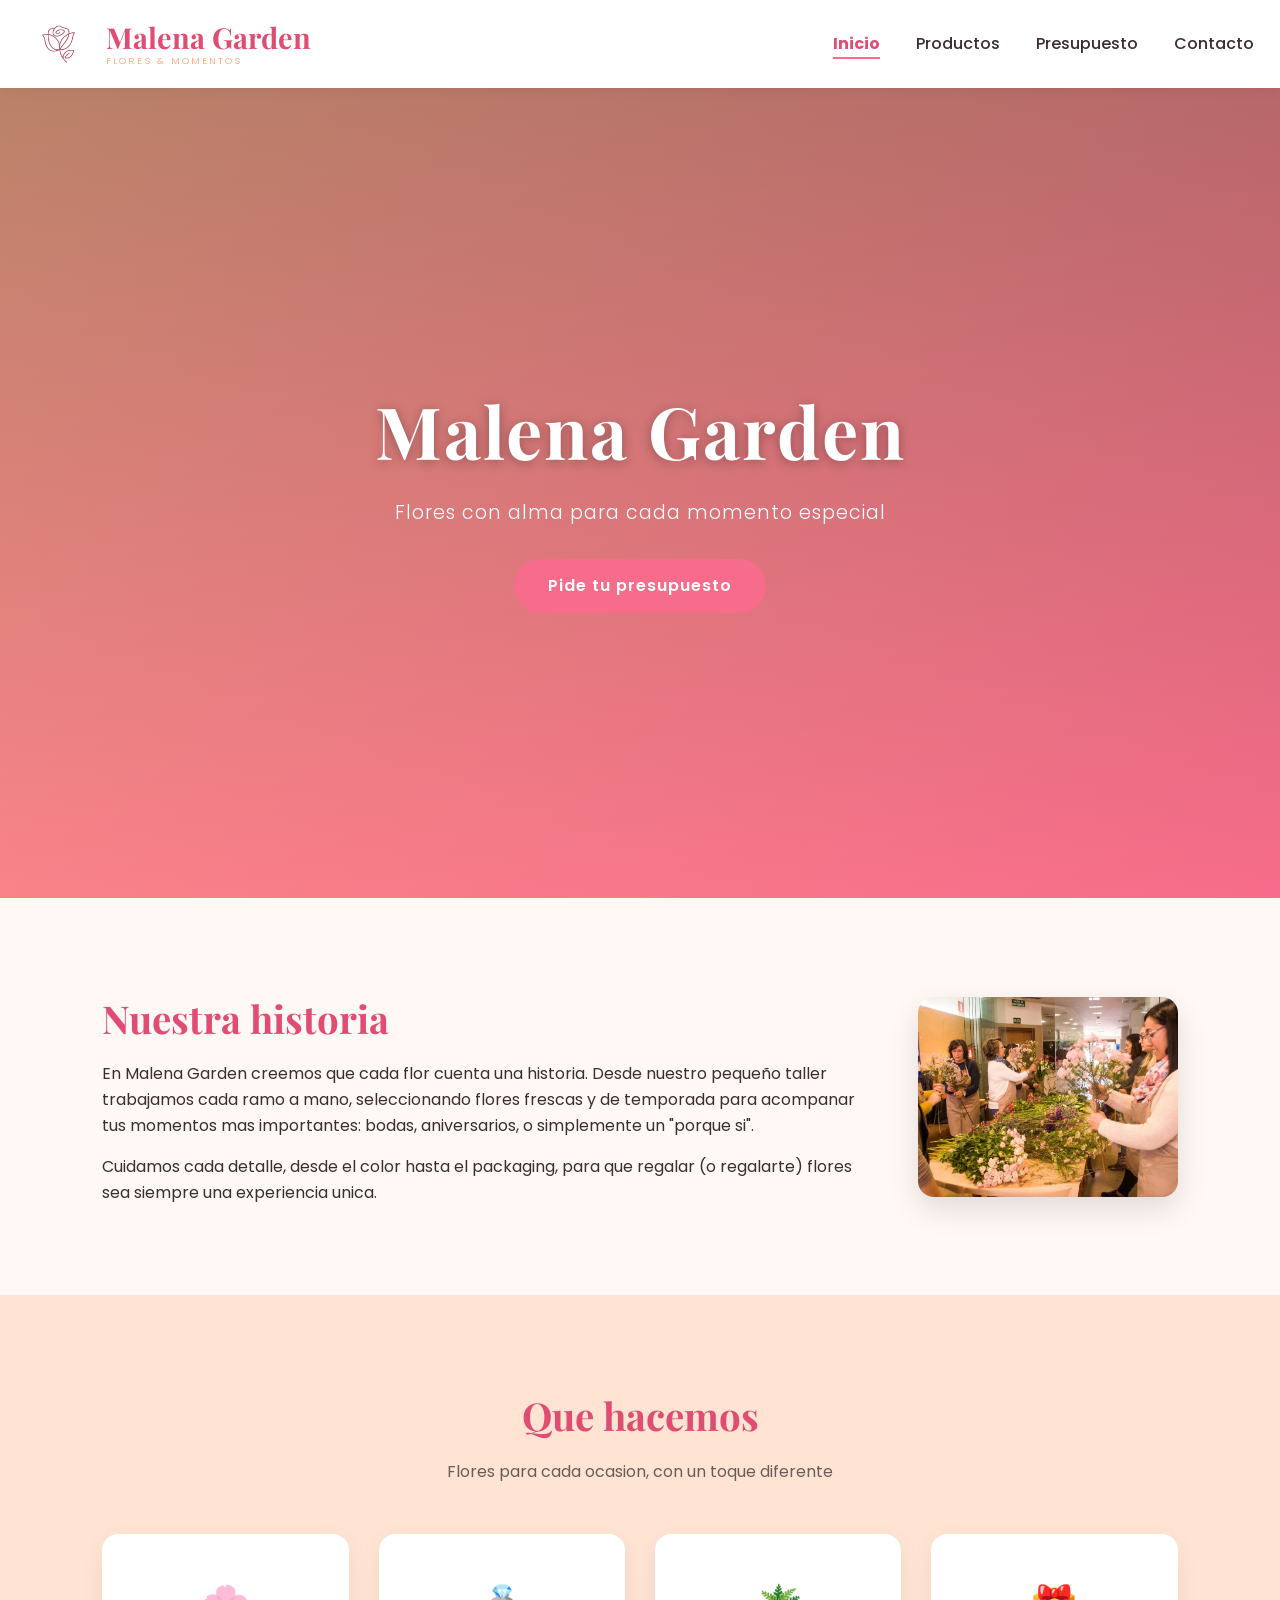
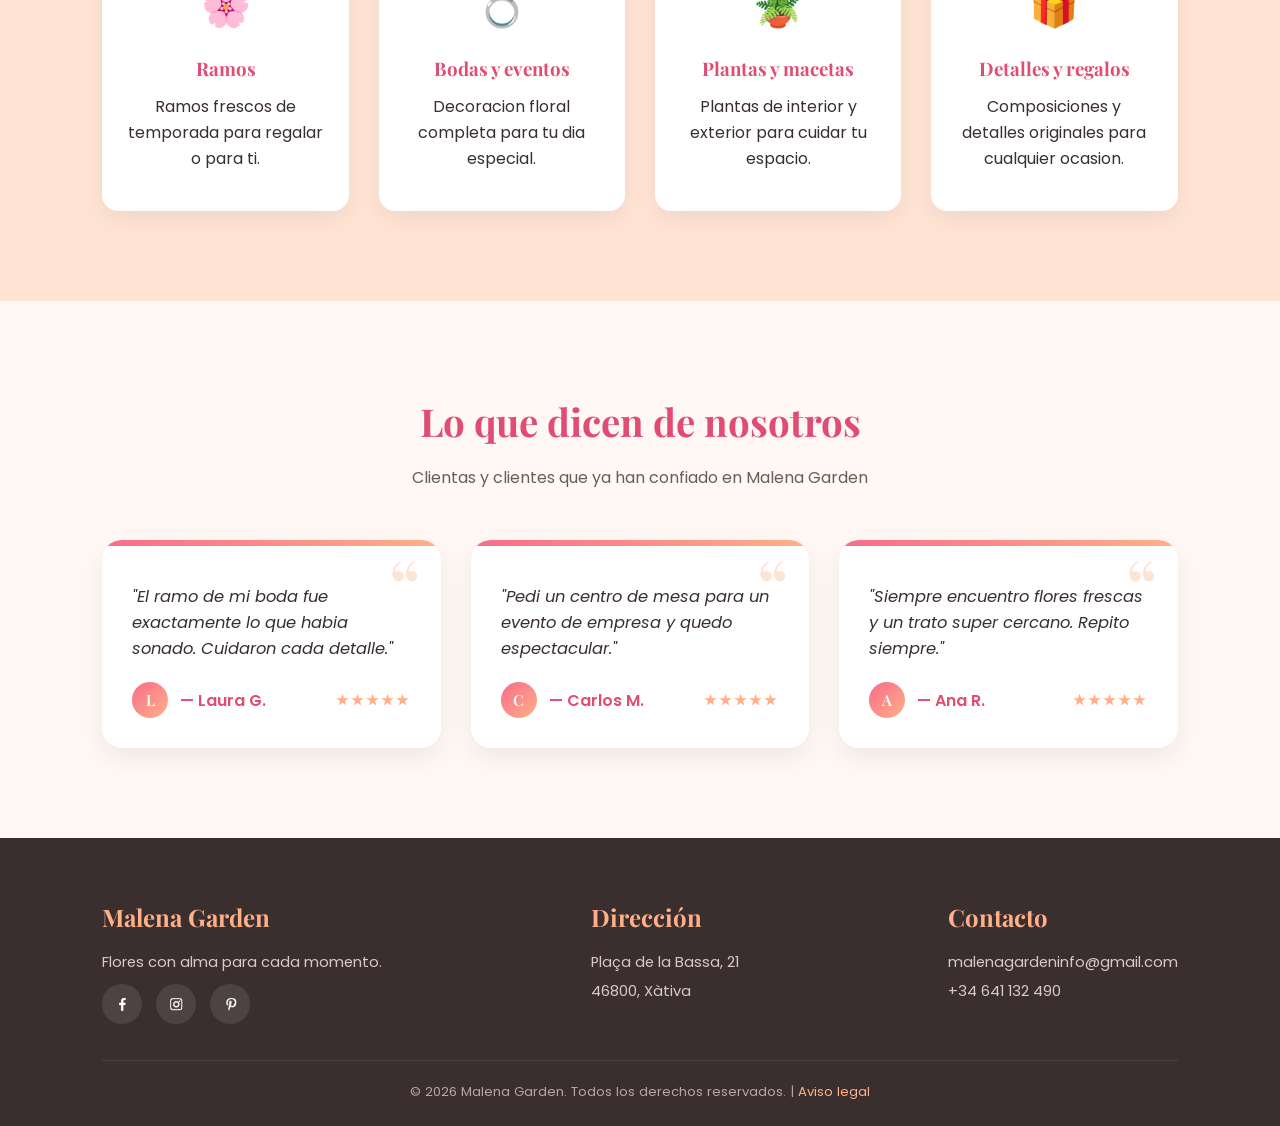
<file: index.html>
<!DOCTYPE html>
<html lang="es">
<head>
  <meta charset="UTF-8">
  <meta name="viewport" content="width=device-width, initial-scale=1.0">
  <title>Malena Garden | Flores con alma</title>
  <meta name="description" content="Malena, floristeria online: ramos, bodas, eventos y detalles con flores frescas.">

  <!-- Tipografias -->
  <link rel="preconnect" href="https://fonts.googleapis.com">
  <link href="https://fonts.googleapis.com/css2?family=Playfair+Display:wght@700&family=Poppins:wght@300;400;500;600;700&display=swap" rel="stylesheet">

  <!-- Hoja de estilos -->
  <link rel="stylesheet" href="css/style.css">
</head>
<body>

  <!-- =============== CABECERA =============== -->
  <header class="cabecera">
    <div class="logo">
      <img src="images/logo.png" alt="Logotipo Malena Garden" width="500" height="500">
      <div class="texto-logo">Malena Garden<span>flores &amp; momentos</span></div>
    </div>
    <nav class="menu-principal">
      <ul>
        <li><a href="index.html" class="activo">Inicio</a></li>
        <li><a href="views/productos.html">Productos</a></li>
        <li><a href="views/presupuesto.html">Presupuesto</a></li>
        <li><a href="views/contacto.html">Contacto</a></li>
      </ul>
    </nav>
  </header>

  <div class="hero-slider">

    <div class="slide"></div>
    <div class="slide"></div>
    <div class="slide"></div>
    <div class="hero-overlay"></div>

    <div class="hero-contenido">
      <h1>Malena Garden</h1>
      <p>Flores con alma para cada momento especial</p>
      <a href="views/presupuesto.html" class="boton-cta">Pide tu presupuesto</a>
    </div>
  </div>

  <!-- =============== SECCION 1: SOBRE NOSOTROS =============== -->
  <div id="sobre-nosotros" class="seccion">
    <div class="sobre-nosotros">
      <div class="texto">
        <h2 class="titulo-seccion alineado-izquierda">Nuestra historia</h2>
        <p>
          En Malena Garden creemos que cada flor cuenta una historia. Desde nuestro
          pequeño taller trabajamos cada ramo a mano, seleccionando flores
          frescas y de temporada para acompanar tus momentos mas importantes:
          bodas, aniversarios, o simplemente un "porque si".
        </p>
        <p>
          Cuidamos cada detalle, desde el color hasta el packaging, para que
          regalar (o regalarte) flores sea siempre una experiencia unica.
        </p>
      </div>

      <div class="imagen">
        <img src="images/sobre-nosotros.jpg" alt="Taller floral de Malena Garden" width="1024" height="680">
      </div>

    </div>
  </div>

  <!-- =============== SECCION 2: SERVICIOS =============== -->
  <section id="servicios" class="seccion seccion-alterna">
    <h2 class="titulo-seccion">Que hacemos</h2>
    <p class="subtitulo-seccion">Flores para cada ocasion, con un toque diferente</p>

    <div class="grid-servicios">
      <div class="tarjeta">
        <div class="icono">🌸</div>
        <h3>Ramos</h3>
        <p>Ramos frescos de temporada para regalar o para ti.</p>
      </div>
      <div class="tarjeta">
        <div class="icono">💍</div>
        <h3>Bodas y eventos</h3>
        <p>Decoracion floral completa para tu dia especial.</p>
      </div>
      <div class="tarjeta">
        <div class="icono">🪴</div>
        <h3>Plantas y macetas</h3>
        <p>Plantas de interior y exterior para cuidar tu espacio.</p>
      </div>
      <div class="tarjeta">
        <div class="icono">🎁</div>
        <h3>Detalles y regalos</h3>
        <p>Composiciones y detalles originales para cualquier ocasion.</p>
      </div>
    </div>
  </section>

  <!-- =============== SECCION 3: RESEÑAS =============== -->
  <section id="testimonios" class="seccion">
    <h2 class="titulo-seccion">Lo que dicen de nosotros</h2>
    <p class="subtitulo-seccion">Clientas y clientes que ya han confiado en Malena Garden</p>

    <div class="grid-testimonios">
      <div class="testimonio">
        <p class="frase">"El ramo de mi boda fue exactamente lo que habia sonado. Cuidaron cada detalle."</p>
        <p class="autor" data-inicial="L">— Laura G.</p>
      </div>
      <div class="testimonio">
        <p class="frase">"Pedi un centro de mesa para un evento de empresa y quedo espectacular."</p>
        <p class="autor" data-inicial="C">— Carlos M.</p>
      </div>
      <div class="testimonio">
        <p class="frase">"Siempre encuentro flores frescas y un trato super cercano. Repito siempre."</p>
        <p class="autor" data-inicial="A">— Ana R.</p>
      </div>
    </div>
  </section>

  <!-- =============== PIE DE PAGINA =============== -->
  <footer class="pie-pagina">
    <div class="pie-contenido">
      <div class="pie-columna">
        <h2>Malena Garden</h2>
        <p>Flores con alma para cada momento.</p>
        <div class="redes-sociales">
          <a href="https://facebook.com" target="_blank" rel="noopener" aria-label="Facebook">
            <img src="images/icono-facebook.png" alt="Facebook" width="276" height="262">
          </a>
          <a href="https://instagram.com" target="_blank" rel="noopener" aria-label="Instagram">
            <img src="images/icono-instagram.png" alt="Instagram" width="1200" height="1200">
          </a>
          <a href="https://pinterest.com" target="_blank" rel="noopener" aria-label="Pinterest">
            <img src="images/icono-pinterest.png" alt="Pinterest" width="500" height="500">
          </a>
        </div>
      </div>
      <div class="pie-columna">
        <h2>Dirección</h2>
        <p>Plaça de la Bassa, 21</p>
        <p>46800, Xàtiva</p>
      </div>
      <div class="pie-columna">
        <h2>Contacto</h2>
        <p>malenagardeninfo@gmail.com</p>
        <p>+34 641 132 490</p>
      </div>
    </div>
    <div class="pie-inferior">
      <p>&copy; 2026 Malena Garden. Todos los derechos reservados. | <a href="#">Aviso legal</a></p>
    </div>
  </footer>

</body>
</html>
</file>
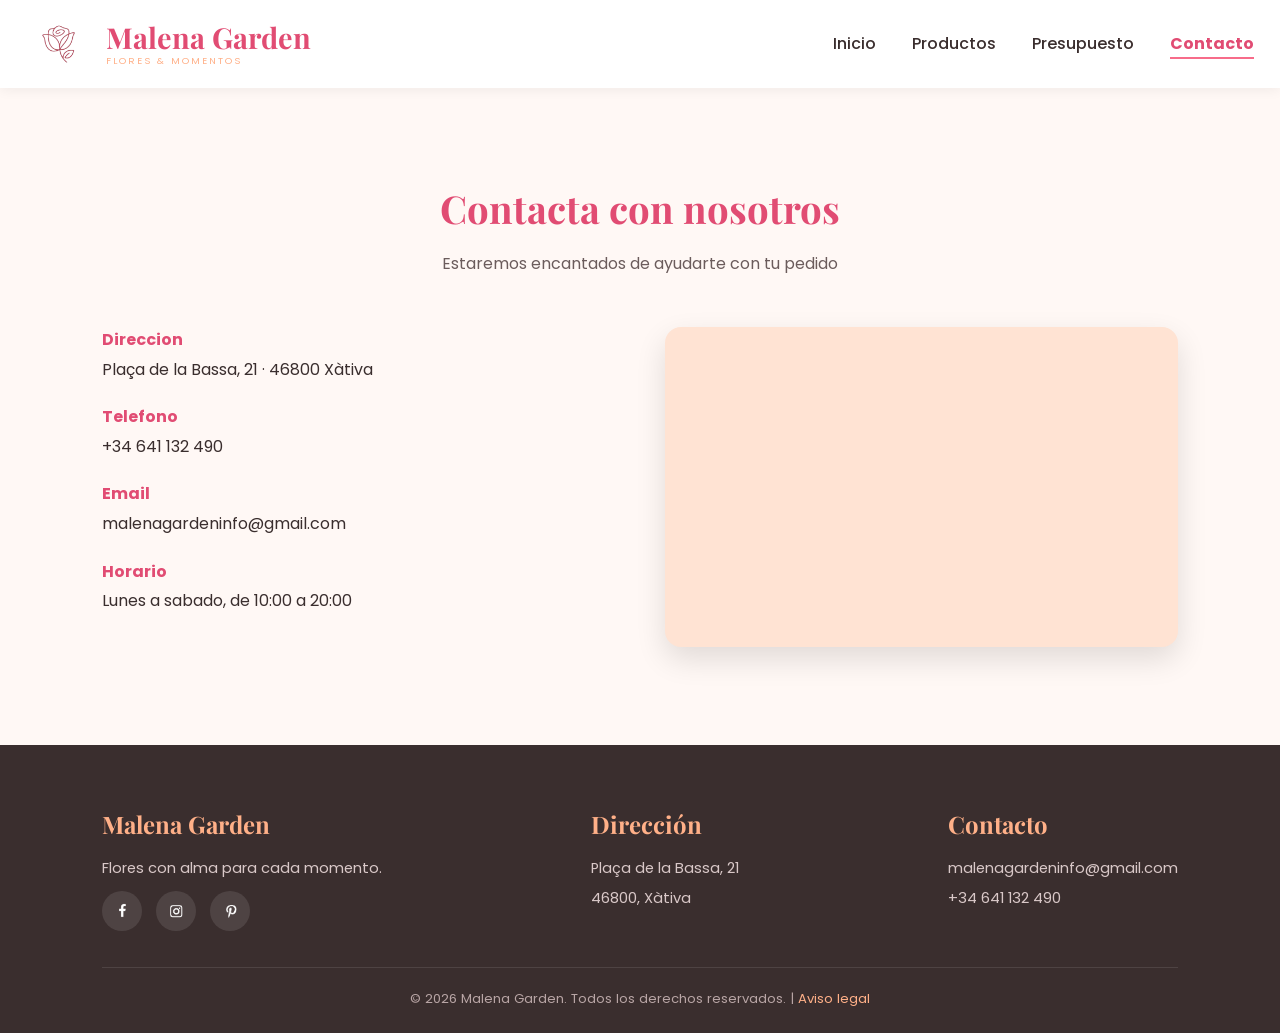
<file: views/contacto.html>
<!DOCTYPE html>
<html lang="es">
<head>
  <meta charset="UTF-8">
  <meta name="viewport" content="width=device-width, initial-scale=1.0">
  <title>Contacto | Malena Garden</title>

  <link rel="preconnect" href="https://fonts.googleapis.com">
  <link href="https://fonts.googleapis.com/css2?family=Playfair+Display:wght@700&family=Poppins:wght@300;400;500;600;700&display=swap" rel="stylesheet">
  <link rel="stylesheet" href="../css/style.css">
</head>
<body>

  <!-- =============== CABECERA =============== -->
   <header class="cabecera">
    <div class="logo">
      <img src="../images/logo.png" alt="Logotipo Malena Garden" width="500" height="500">
      <div class="texto-logo">Malena Garden<span>flores &amp; momentos</span></div>
    </div>
    <nav class="menu-principal">
      <ul>
        <li><a href="../index.html">Inicio</a></li>
        <li><a href="productos.html">Productos</a></li>
        <li><a href="presupuesto.html">Presupuesto</a></li>
        <li><a href="contacto.html" class="activo">Contacto</a></li>
      </ul>
    </nav>
  </header>

  <!-- =============== SECCION DE CONTACTO =============== -->
  <section class="seccion">
    <h1 class="titulo-seccion">Contacta con nosotros</h1>
    <p class="subtitulo-seccion">Estaremos encantados de ayudarte con tu pedido</p>

    <div class="contenedor-contacto">

      <div class="datos-contacto">
        <div class="dato">
          <span class="etiqueta">Direccion</span>
          <p>Plaça de la Bassa, 21 · 46800 Xàtiva</p>
        </div>
        <div class="dato">
          <span class="etiqueta">Telefono</span>
          <p>+34 641 132 490</p>
        </div>
        <div class="dato">
          <span class="etiqueta">Email</span>
          <p>malenagardeninfo@gmail.com</p>
        </div>
        <div class="dato">
          <span class="etiqueta">Horario</span>
          <p>Lunes a sabado, de 10:00 a 20:00</p>
        </div>
      </div>

      <div class="mapa-contacto">

        <iframe
          class="mapa-embed"
          src="https://www.google.com/maps/embed?pb=!1m18!1m12!1m3!1d3101.1910250900605!2d-0.5266681884590584!3d38.98813644122698!2m3!1f0!2f0!3f0!3m2!1i1024!2i768!4f13.1!3m3!1m2!1s0xd61a200449e2b47%3A0x6b136a2f70d6b475!2zUGxhw6dhIGRlIGxhIEJhc3NhLCAyMSwgNDY4MDAgWMOgdGl2YSwgVmFsw6huY2lh!5e0!3m2!1ses!2ses!4v1786388318945!5m2!1ses!2ses" width="600" height="450" allowfullscreen="" loading="lazy" referrerpolicy="strict-origin-when-cross-origin"
          title="Ubicacion de Malena Garden en el mapa">
        </iframe>
      </div>

    </div>
  </section>

  <!-- =============== PIE DE PAGINA =============== -->
  <footer class="pie-pagina">
    <div class="pie-contenido">
      <div class="pie-columna">
        <h2>Malena Garden</h2>
        <p>Flores con alma para cada momento.</p>
        <div class="redes-sociales">
          <a href="https://facebook.com" target="_blank" rel="noopener" aria-label="Facebook">
            <img src="../images/icono-facebook.png" alt="Facebook" width="276" height="262">
          </a>
          <a href="https://instagram.com" target="_blank" rel="noopener" aria-label="Instagram">
            <img src="../images/icono-instagram.png" alt="Instagram" width="1200" height="1200">
          </a>
          <a href="https://pinterest.com" target="_blank" rel="noopener" aria-label="Pinterest">
            <img src="../images/icono-pinterest.png" alt="Pinterest" width="500" height="500">
          </a>
        </div>
      </div>
      <div class="pie-columna">
        <h2>Dirección</h2>
        <p>Plaça de la Bassa, 21</p>
        <p>46800, Xàtiva</p>
      </div>
      <div class="pie-columna">
        <h2>Contacto</h2>
        <p>malenagardeninfo@gmail.com</p>
        <p>+34 641 132 490</p>
      </div>
    </div>
    <div class="pie-inferior">
      <p>&copy; 2026 Malena Garden. Todos los derechos reservados. | <a href="#">Aviso legal</a></p>
    </div>
  </footer>

</body>
</html>
</file>
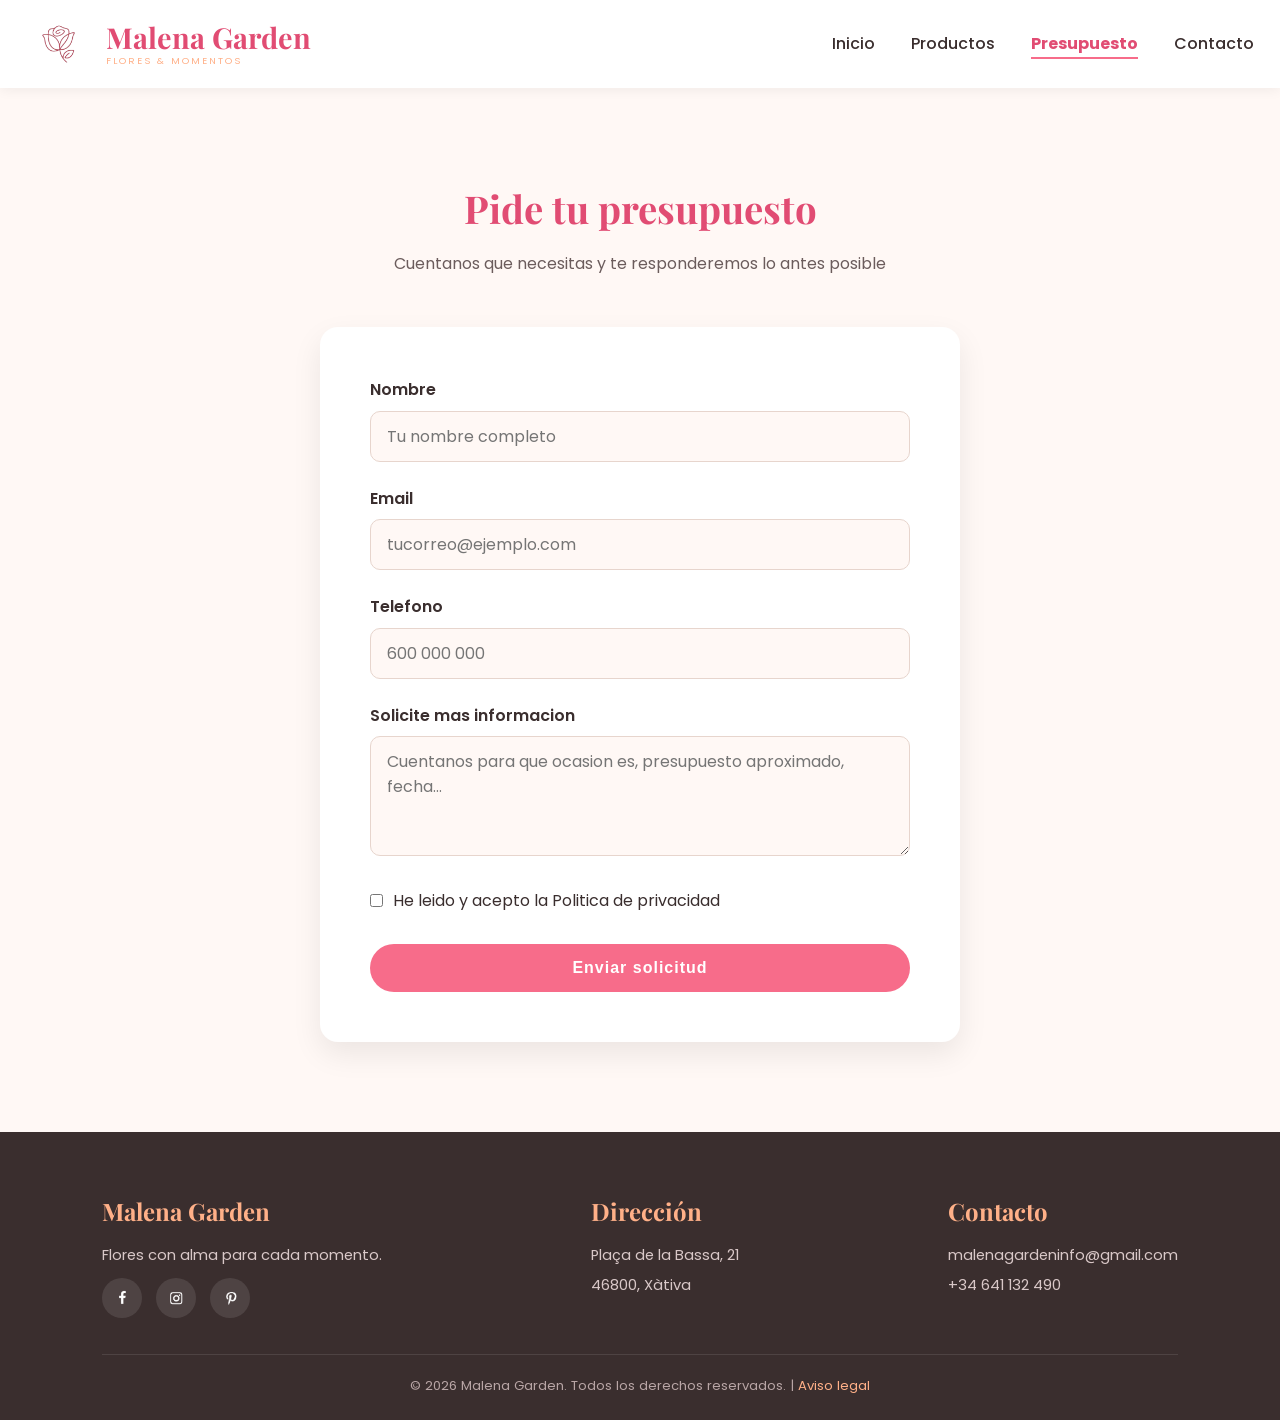
<file: views/presupuesto.html>
<!DOCTYPE html>
<html lang="es">
<head>
  <meta charset="UTF-8">
  <meta name="viewport" content="width=device-width, initial-scale=1.0">
  <title>Presupuesto | Malena Garden</title>

  <link rel="preconnect" href="https://fonts.googleapis.com">
  <link href="https://fonts.googleapis.com/css2?family=Playfair+Display:wght@700&family=Poppins:wght@300;400;500;600;700&display=swap" rel="stylesheet">
  <link rel="stylesheet" href="../css/style.css">
</head>
<body>

  <!-- =============== CABECERA =============== -->
   <header class="cabecera">
    <div class="logo">
      <img src="../images/logo.png" alt="Logotipo Malena Garden" width="500" height="500">
      <div class="texto-logo">Malena Garden<span>flores &amp; momentos</span></div>
    </div>
    <nav class="menu-principal">
      <ul>
        <li><a href="../index.html">Inicio</a></li>
        <li><a href="productos.html">Productos</a></li>
        <li><a href="presupuesto.html" class="activo">Presupuesto</a></li>
        <li><a href="contacto.html">Contacto</a></li>
      </ul>
    </nav>
  </header>

  <!-- =============== FORMULARIO DE PRESUPUESTO =============== -->
  <section class="seccion">
    <h1 class="titulo-seccion">Pide tu presupuesto</h1>
    <p class="subtitulo-seccion">Cuentanos que necesitas y te responderemos lo antes posible</p>

    <form class="formulario-presupuesto" action="#" method="post">

      <div class="campo-formulario">
        <label for="nombre">Nombre</label>
        <input type="text" id="nombre" name="nombre" placeholder="Tu nombre completo" required>
      </div>

      <div class="campo-formulario">
        <label for="email">Email</label>
        <input type="email" id="email" name="email" placeholder="tucorreo@ejemplo.com" required>
      </div>

      <div class="campo-formulario">
        <label for="telefono">Telefono</label>
        <input
          type="tel"
          id="telefono"
          name="telefono"
          placeholder="600 000 000"
          pattern="[0-9]{9}"
          title="Introduce un telefono de 9 digitos"
          required
        >
      </div>

      <div class="campo-formulario">
        <label for="mensaje">Solicite mas informacion</label>
        <textarea
          id="mensaje"
          name="mensaje"
          placeholder="Cuentanos para que ocasion es, presupuesto aproximado, fecha..."
          required
        ></textarea>
      </div>

      <div class="campo-checkbox">
        <input type="checkbox" id="privacidad" name="privacidad" required>
        <label for="privacidad">He leido y acepto la <a href="#">Politica de privacidad</a></label>
      </div>

      <button type="submit" class="boton-enviar">Enviar solicitud</button>

    </form>
  </section>

  <!-- =============== PIE DE PAGINA =============== -->
  <footer class="pie-pagina">
    <div class="pie-contenido">
      <div class="pie-columna">
        <h2>Malena Garden</h2>
        <p>Flores con alma para cada momento.</p>
        <div class="redes-sociales">
          <a href="https://facebook.com" target="_blank" rel="noopener" aria-label="Facebook">
            <img src="../images/icono-facebook.png" alt="Facebook" width="276" height="262">
          </a>
          <a href="https://instagram.com" target="_blank" rel="noopener" aria-label="Instagram">
            <img src="../images/icono-instagram.png" alt="Instagram" width="1200" height="1200">
          </a>
          <a href="https://pinterest.com" target="_blank" rel="noopener" aria-label="Pinterest">
            <img src="../images/icono-pinterest.png" alt="Pinterest" width="500" height="500">
          </a>
        </div>
      </div>
      <div class="pie-columna">
        <h2>Dirección</h2>
        <p>Plaça de la Bassa, 21</p>
        <p>46800, Xàtiva</p>
      </div>
      <div class="pie-columna">
        <h2>Contacto</h2>
        <p>malenagardeninfo@gmail.com</p>
        <p>+34 641 132 490</p>
      </div>
    </div>
    <div class="pie-inferior">
      <p>&copy; 2026 Malena Garden. Todos los derechos reservados. | <a href="#">Aviso legal</a></p>
    </div>
  </footer>

</body>
</html>
</file>
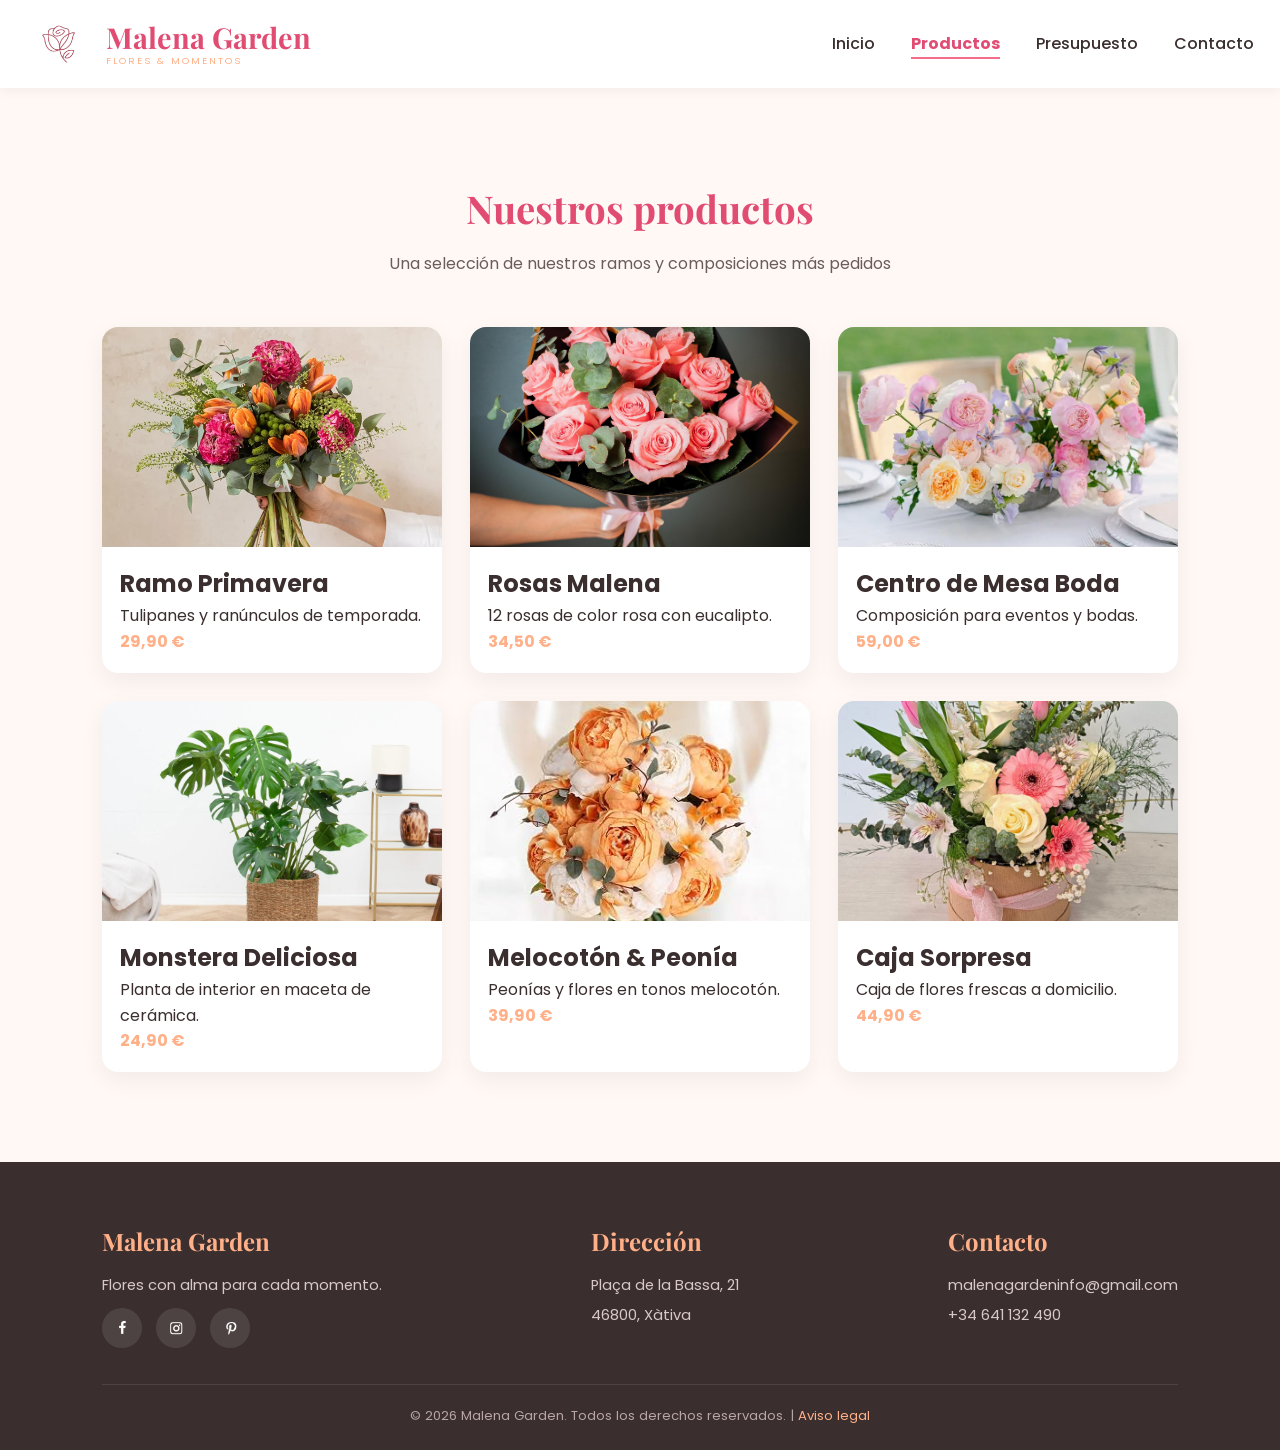
<file: views/productos.html>
<!DOCTYPE html>
<html lang="es">
<head>
  <meta charset="UTF-8">
  <meta name="viewport" content="width=device-width, initial-scale=1.0">
  <title>Productos | Malena Garden</title>

  <link rel="preconnect" href="https://fonts.googleapis.com">
  <link href="https://fonts.googleapis.com/css2?family=Playfair+Display:wght@700&family=Poppins:wght@300;400;500;600;700&display=swap" rel="stylesheet">
  <link rel="stylesheet" href="../css/style.css">
</head>
<body>

  <!-- =============== CABECERA =============== -->
  <header class="cabecera">
    <div class="logo">
      <img src="../images/logo.png" alt="Logotipo Malena Garden" width="500" height="500">
      <div class="texto-logo">Malena Garden<span>flores &amp; momentos</span></div>
    </div>

    <nav class="menu-principal">
      <ul>
        <li><a href="../index.html">Inicio</a></li>
        <li><a href="productos.html" class="activo">Productos</a></li>
        <li><a href="presupuesto.html">Presupuesto</a></li>
        <li><a href="contacto.html">Contacto</a></li>
      </ul>
    </nav>
  </header>

  <!-- =============== PRODUCTOS =============== -->
  <section class="seccion">
    <h1 class="titulo-seccion">Nuestros productos</h1>
    <p class="subtitulo-seccion">Una selección de nuestros ramos y composiciones más pedidos</p>

    <div class="galeria">

      <!-- Producto 1 -->
      <div class="producto">
        <img class="miniatura" src="../images/producto-1.jpg" alt="Ramo primavera" width="600" height="600">
        <div class="info-producto">
          <h2>Ramo Primavera</h2>
          <p>Tulipanes y ranúnculos de temporada.</p>
          <p class="precio">29,90 €</p>
        </div>
      </div>

      <!-- Producto 2 -->
      <div class="producto">
        <img class="miniatura" src="../images/producto-2.jpg" alt="Ramo de rosas rosas" width="1534" height="1534">
        <div class="info-producto">
          <h2>Rosas Malena</h2>
          <p>12 rosas de color rosa con eucalipto.</p>
          <p class="precio">34,50 €</p>
        </div>
      </div>

      <!-- Producto 3 -->
      <div class="producto">
        <img class="miniatura" src="../images/producto-3.jpg" alt="Centro de mesa para boda" width="810" height="1080">
        <div class="info-producto">
          <h2>Centro de Mesa Boda</h2>
          <p>Composición para eventos y bodas.</p>
          <p class="precio">59,00 €</p>
        </div>
      </div>

      <!-- Producto 4 -->
      <div class="producto">
        <img class="miniatura" src="../images/producto-4.jpg" alt="Planta de interior" width="1920" height="1920">
        <div class="info-producto">
          <h2>Monstera Deliciosa</h2>
          <p>Planta de interior en maceta de cerámica.</p>
          <p class="precio">24,90 €</p>
        </div>
      </div>

      <!-- Producto 5 -->
      <div class="producto">
        <img class="miniatura" src="../images/producto-5.jpg" alt="Ramo en tonos melocotón" width="350" height="350">
        <div class="info-producto">
          <h2>Melocotón &amp; Peonía</h2>
          <p>Peonías y flores en tonos melocotón.</p>
          <p class="precio">39,90 €</p>
        </div>
      </div>

      <!-- Producto 6 -->
      <div class="producto">
        <img class="miniatura" src="../images/producto-6.jpg" alt="Caja de flores" width="750" height="1000">
        <div class="info-producto">
          <h2>Caja Sorpresa</h2>
          <p>Caja de flores frescas a domicilio.</p>
          <p class="precio">44,90 €</p>
        </div>
      </div>

    </div>
  </section>

  <!-- ============= PIE DE PÁGINA ============= -->
  <footer class="pie-pagina">
    <div class="pie-contenido">
      <div class="pie-columna">
        <h2>Malena Garden</h2>
        <p>Flores con alma para cada momento.</p>

        <div class="redes-sociales">
          <a href="https://facebook.com" target="_blank" rel="noopener" aria-label="Facebook">
            <img src="../images/icono-facebook.png" alt="Facebook" width="276" height="262">
          </a>
          <a href="https://instagram.com" target="_blank" rel="noopener" aria-label="Instagram">
            <img src="../images/icono-instagram.png" alt="Instagram" width="1200" height="1200">
          </a>
          <a href="https://pinterest.com" target="_blank" rel="noopener" aria-label="Pinterest">
            <img src="../images/icono-pinterest.png" alt="Pinterest" width="500" height="500">
          </a>
        </div>
      </div>

      <div class="pie-columna">
        <h2>Dirección</h2>
        <p>Plaça de la Bassa, 21</p>
        <p>46800, Xàtiva</p>
      </div>

      <div class="pie-columna">
        <h2>Contacto</h2>
        <p>malenagardeninfo@gmail.com</p>
        <p>+34 641 132 490</p>
      </div>
    </div>

    <div class="pie-inferior">
      <p>&copy; 2026 Malena Garden. Todos los derechos reservados. | <a href="#">Aviso legal</a></p>
    </div>
  </footer>

</body>
</html>
</file>
<file: css/style.css>
/* --- Variables de color y tipografia --- */
:root {
  --color-rosa: #f76c8a;
  --color-rosa-oscuro: #e14c73;
  --color-melocoton: #ffb088;
  --color-melocoton-claro: #ffe3d3;
  --color-fondo: #fff8f5;
  --color-texto: #3a2e2e;
  --color-blanco: #ffffff;
  --fuente-titulos: 'Playfair Display', serif;
  --fuente-texto: 'Poppins', sans-serif;
}

/* --- Reset --- */
* {
  margin: 0;
  padding: 0;
  box-sizing: border-box;
}

html {
  scroll-behavior: smooth;
}

body {
  font-family: var(--fuente-texto);
  color: var(--color-texto);
  background-color: var(--color-fondo);
  line-height: 1.6;
}

a {
  text-decoration: none;
  color: inherit;
}

ul {
  list-style: none;
}

img {
  max-width: 100%;
  display: block;
}

/* --- CABECERA --- */
.cabecera {
  position: sticky;
  top: 0;
  z-index: 100;
  display: flex;
  justify-content: space-between;
  align-items: center;
  padding: 10px 2%;
  background-color: var(--color-blanco);
  box-shadow: 0 2px 12px rgba(0, 0, 0, 0.06);
  flex-wrap: wrap;
  gap: 10px;
}

.logo {
  display: flex;
  align-items: center;
  gap: 12px;
}

.logo img {
  height: 68px;
  width: auto;
}

.logo .texto-logo {
  font-family: var(--fuente-titulos);
  font-size: 1.8rem;
  font-weight: 700;
  color: var(--color-rosa-oscuro);
  display: flex;
  flex-direction: column;
  line-height: 1;
}

.logo span {
  font-family: var(--fuente-texto);
  font-size: 0.6rem;
  letter-spacing: 2px;
  text-transform: uppercase;
  color: var(--color-melocoton);
  font-weight: 400;
  margin-top: 4px;
}

.menu-principal ul {
  display: flex;
  gap: 36px;
  flex-wrap: wrap;
}

.menu-principal a {
  font-weight: 500;
  position: relative;
  padding-bottom: 4px;
  transition: color 0.3s ease;
}

.menu-principal a::after {
  content: '';
  position: absolute;
  left: 0;
  bottom: 0;
  width: 0;
  height: 2px;
  background-color: var(--color-rosa);
  transition: width 0.3s ease;
}

.menu-principal a:hover::after {
  width: 100%;
}

/* Resalta la pagina en la que te encuentras */
.menu-principal a.activo {
  color: var(--color-rosa-oscuro);
  font-weight: 700;
}

.menu-principal a.activo::after {
  width: 100%;
}

/* === SLIDER DE FOTOS === */
.hero-slider {
  position: relative;
  width: 100%;
  height: 90vh;
  min-height: 480px;
  overflow: hidden;
  /* Fondo de reserva por si aun no se han anadido las fotos */
  background: linear-gradient(135deg, var(--color-melocoton), var(--color-rosa));
}

.hero-slider .slide {
  position: absolute;
  top: 0;
  left: 0;
  width: 100%;
  height: 100%;
  background-size: cover;
  background-position: center;
  background-repeat: no-repeat;
  /* Color de fondo */
  background-color: var(--color-melocoton);
  opacity: 0;
  animation-name: pasarSlides;
  animation-duration: 12s;
  animation-iteration-count: infinite;
  animation-timing-function: ease-in-out;
}

.hero-slider .slide:nth-child(1) {
  background-image: url("../images/flor-1.jpg");
  background-color: #ffb088;
  animation-delay: 0s;
}
.hero-slider .slide:nth-child(2) {
  background-image: url("../images/flor-2.jpg");
  background-color: #f76c8a;
  animation-delay: 4s;
}
.hero-slider .slide:nth-child(3) {
  background-image: url("../images/flor-3.jpg");
  background-color: #e14c73;
  animation-delay: 8s;
}

/* Cada slide se ve 4s */
@keyframes pasarSlides {
  0%   { opacity: 0; }
  4%   { opacity: 1; }
  29%  { opacity: 1; }
  33%  { opacity: 0; }
  100% { opacity: 0; }
}

/* Capa oscura encima de las fotos para que se lea bien el texto */
.hero-overlay {
  position: absolute;
  top: 0;
  left: 0;
  width: 100%;
  height: 100%;
  background: linear-gradient(180deg, rgba(58, 46, 46, 0.35), rgba(247, 108, 138, 0.45));
  z-index: 1;
}

.hero-contenido {
  position: relative;
  z-index: 2;
  height: 100%;
  display: flex;
  flex-direction: column;
  justify-content: center;
  align-items: center;
  text-align: center;
  color: var(--color-blanco);
  padding: 0 20px;
}

.hero-contenido h1 {
  font-family: var(--fuente-titulos);
  font-size: 4.5rem;
  letter-spacing: 2px;
  margin-bottom: 10px;
  text-shadow: 0 2px 12px rgba(0, 0, 0, 0.3);
}

.hero-contenido p {
  font-size: 1.2rem;
  font-weight: 300;
  margin-bottom: 30px;
  letter-spacing: 1px;
}

.boton-cta {
  display: inline-block;
  background-color: var(--color-rosa);
  color: var(--color-blanco);
  padding: 14px 34px;
  border-radius: 40px;
  font-weight: 600;
  letter-spacing: 1px;
  transition: background-color 0.3s ease, transform 0.3s ease;
}

.boton-cta:hover {
  background-color: var(--color-rosa-oscuro);
  transform: translateY(-3px);
}

/* === SECCIONES GENERALES === */
.seccion {
  padding: 90px 8%;
}

.seccion-alterna {
  background-color: var(--color-melocoton-claro);
}

.titulo-seccion {
  font-family: var(--fuente-titulos);
  font-size: 2.4rem;
  text-align: center;
  color: var(--color-rosa-oscuro);
  margin-bottom: 12px;
}

.titulo-seccion.alineado-izquierda {
  text-align: left;
}

.subtitulo-seccion {
  text-align: center;
  max-width: 640px;
  margin: 0 auto 50px auto;
  color: #6b5c5c;
}

/* --- Sobre nosotros --- */
.sobre-nosotros {
  display: flex;
  align-items: center;
  gap: 60px;
  flex-wrap: wrap;
}

.sobre-nosotros .texto {
  flex: 2 1 320px;
}

.sobre-nosotros .imagen {
  flex: 0 1 260px;
}

.sobre-nosotros .imagen img {
  border-radius: 16px;
  box-shadow: 0 12px 30px rgba(0, 0, 0, 0.12);
  width: 100%;
  max-width: 260px;
  height: 200px;
  object-fit: cover;
  background-color: var(--color-melocoton-claro);
  margin: 0 auto;
}

/* --- Tarjetas de servicios --- */
.grid-servicios {
  display: grid;
  grid-template-columns: repeat(auto-fit, minmax(240px, 1fr));
  gap: 30px;
}

.tarjeta {
  background-color: var(--color-blanco);
  border-radius: 16px;
  padding: 40px 24px;
  text-align: center;
  box-shadow: 0 8px 24px rgba(0, 0, 0, 0.06);
  transition: transform 0.3s ease;
}

.tarjeta:hover {
  transform: translateY(-8px);
}

.tarjeta .icono {
  font-size: 2.5rem;
  margin-bottom: 16px;
}

.tarjeta h3 {
  font-family: var(--fuente-titulos);
  margin-bottom: 10px;
  color: var(--color-rosa-oscuro);
}

/* --- Testimonios --- */
.grid-testimonios {
  display: grid;
  grid-template-columns: repeat(auto-fit, minmax(260px, 1fr));
  gap: 30px;
}

.testimonio {
  position: relative;
  background-color: var(--color-blanco);
  padding: 44px 30px 30px 30px;
  border-radius: 20px;
  box-shadow: 0 10px 28px rgba(0, 0, 0, 0.07);
  transition: transform 0.3s ease, box-shadow 0.3s ease;
  overflow: hidden;
}

.testimonio::before {
  content: '';
  position: absolute;
  top: 0;
  left: 0;
  width: 100%;
  height: 6px;
  background: linear-gradient(90deg, var(--color-rosa), var(--color-melocoton));
}

/* Comillas */
.testimonio::after {
  content: '\201C';
  position: absolute;
  top: 6px;
  right: 20px;
  font-family: var(--fuente-titulos);
  font-size: 5rem;
  line-height: 1;
  color: var(--color-melocoton-claro);
  z-index: 0;
}

.testimonio:hover {
  transform: translateY(-8px);
  box-shadow: 0 18px 36px rgba(231, 108, 138, 0.18);
}

.testimonio p.frase {
  position: relative;
  z-index: 1;
  font-style: italic;
  font-size: 1.02rem;
  margin-bottom: 20px;
}

.testimonio .autor {
  position: relative;
  z-index: 1;
  display: flex;
  align-items: center;
  gap: 12px;
  font-weight: 600;
  color: var(--color-rosa-oscuro);
}

/* Circulo con inicial */
.testimonio .autor::before {
  content: attr(data-inicial);
  display: flex;
  align-items: center;
  justify-content: center;
  width: 36px;
  height: 36px;
  border-radius: 50%;
  background: linear-gradient(135deg, var(--color-rosa), var(--color-melocoton));
  color: var(--color-blanco);
  font-family: var(--fuente-titulos);
  font-size: 0.95rem;
}

/* Estrellitas de valoracion debajo del autor */
.testimonio .autor::after {
  content: '★★★★★';
  margin-left: auto;
  color: var(--color-melocoton);
  font-size: 0.85rem;
  letter-spacing: 2px;
}

/* === PAGINA DE PRODUCTOS / GALERIA === */
.galeria {
  display: grid;
  grid-template-columns: repeat(auto-fit, minmax(250px, 1fr));
  gap: 28px;
}

.producto {
  background-color: var(--color-blanco);
  border-radius: 16px;
  overflow: hidden;
  box-shadow: 0 8px 24px rgba(0, 0, 0, 0.06);
  transition: transform 0.3s ease;
}

.producto:hover {
  transform: scale(1.03);
}

.producto .miniatura {
  width: 100%;
  height: 220px;
  object-fit: cover;
  background-color: var(--color-melocoton-claro);
}

.producto .info-producto {
  padding: 18px;
}

.producto .info-producto h3 {
  font-family: var(--fuente-titulos);
  color: var(--color-rosa-oscuro);
  margin-bottom: 6px;
}

.producto .info-producto .precio {
  color: var(--color-melocoton);
  font-weight: 700;
}

/* === PAGINA DE PRESUPUESTO / FORMULARIO === */
.formulario-presupuesto {
  max-width: 640px;
  margin: 0 auto;
  background-color: var(--color-blanco);
  padding: 50px;
  border-radius: 18px;
  box-shadow: 0 12px 30px rgba(0, 0, 0, 0.08);
}

.campo-formulario {
  margin-bottom: 24px;
}

.campo-formulario label {
  display: block;
  margin-bottom: 8px;
  font-weight: 600;
}

.campo-formulario input,
.campo-formulario textarea {
  width: 100%;
  padding: 12px 16px;
  border: 1px solid #e7d5cd;
  border-radius: 10px;
  font-family: var(--fuente-texto);
  font-size: 1rem;
  background-color: var(--color-fondo);
}

.campo-formulario input:focus,
.campo-formulario textarea:focus {
  outline: none;
  border-color: var(--color-rosa);
}

.campo-formulario textarea {
  resize: vertical;
  min-height: 120px;
}

.campo-checkbox {
  display: flex;
  align-items: center;
  gap: 10px;
  margin-bottom: 30px;
}

.campo-checkbox input {
  width: auto;
}

.boton-enviar {
  width: 100%;
  background-color: var(--color-rosa);
  color: var(--color-blanco);
  border: none;
  padding: 15px;
  border-radius: 40px;
  font-size: 1rem;
  font-weight: 600;
  letter-spacing: 1px;
  cursor: pointer;
  transition: background-color 0.3s ease;
}

.boton-enviar:hover {
  background-color: var(--color-rosa-oscuro);
}

/* === PAGINA DE CONTACTO === */
.contenedor-contacto {
  display: flex;
  gap: 50px;
  flex-wrap: wrap;
}

.datos-contacto {
  flex: 1 1 320px;
}

.datos-contacto .dato {
  margin-bottom: 22px;
}

.datos-contacto .dato span.etiqueta {
  display: block;
  font-weight: 700;
  color: var(--color-rosa-oscuro);
  margin-bottom: 4px;
}

.mapa-contacto {
  flex: 1 1 320px;
}

.mapa-contacto .mapa-embed {
  border: none;
  border-radius: 16px;
  box-shadow: 0 12px 30px rgba(0, 0, 0, 0.12);
  width: 100%;
  height: 320px;
  min-height: 260px;
  background-color: var(--color-melocoton-claro);
}

/* === PIE DE PAGINA (COMUN EN TODAS LAS PAGINAS) === */
.pie-pagina {
  background-color: var(--color-texto);
  color: var(--color-blanco);
  padding: 60px 8% 24px 8%;
}

.pie-contenido {
  display: flex;
  justify-content: space-between;
  flex-wrap: wrap;
  gap: 40px;
  margin-bottom: 30px;
}

.pie-columna h2 {
  font-family: var(--fuente-titulos);
  color: var(--color-melocoton);
  margin-bottom: 14px;
}

.pie-columna p,
.pie-columna a {
  color: #d9c8c8;
  font-size: 0.92rem;
  display: block;
  margin-bottom: 6px;
}

/* Iconos de redes sociales */
.redes-sociales {
  display: flex;
  gap: 14px;
  margin-top: 10px;
}

.redes-sociales a {
  width: 40px;
  height: 40px;
  border-radius: 50%;
  background-color: rgba(255, 255, 255, 0.1);
  display: flex;
  align-items: center;
  justify-content: center;
  transition: background-color 0.3s ease;
  overflow: hidden;
}

.redes-sociales a img {
  width: 18px;
  height: 18px;
  object-fit: contain;
}

/* Ajustes individuales porque 2 iconos se ven mas pequeños que el otro */
.redes-sociales a:nth-child(2) img {
  width: 26px;
  height: 26px;
}

.redes-sociales a:nth-child(3) img {
  width: 22px;
  height: 22px;
}

.redes-sociales a:hover {
  background-color: var(--color-rosa);
}

.pie-inferior {
  text-align: center;
  padding-top: 20px;
  border-top: 1px solid rgba(255, 255, 255, 0.1);
  font-size: 0.82rem;
  color: #b8a5a5;
}

.pie-inferior a {
  color: var(--color-melocoton);
}

/* === RESPONSIVE === */
@media (max-width: 768px) {
  .cabecera {
    flex-direction: column;
  }

  .menu-principal ul {
    gap: 20px;
    justify-content: center;
  }

  .hero-contenido h1 {
    font-size: 2.8rem;
  }

  .sobre-nosotros,
  .contenedor-contacto {
    flex-direction: column;
  }

  .formulario-presupuesto {
    padding: 30px 20px;
  }
}


/* Separación entre párrafos de la historia, sin usar saltos HTML */
#sobre-nosotros .texto p + p {
  margin-top: 1rem;
}
</file>
